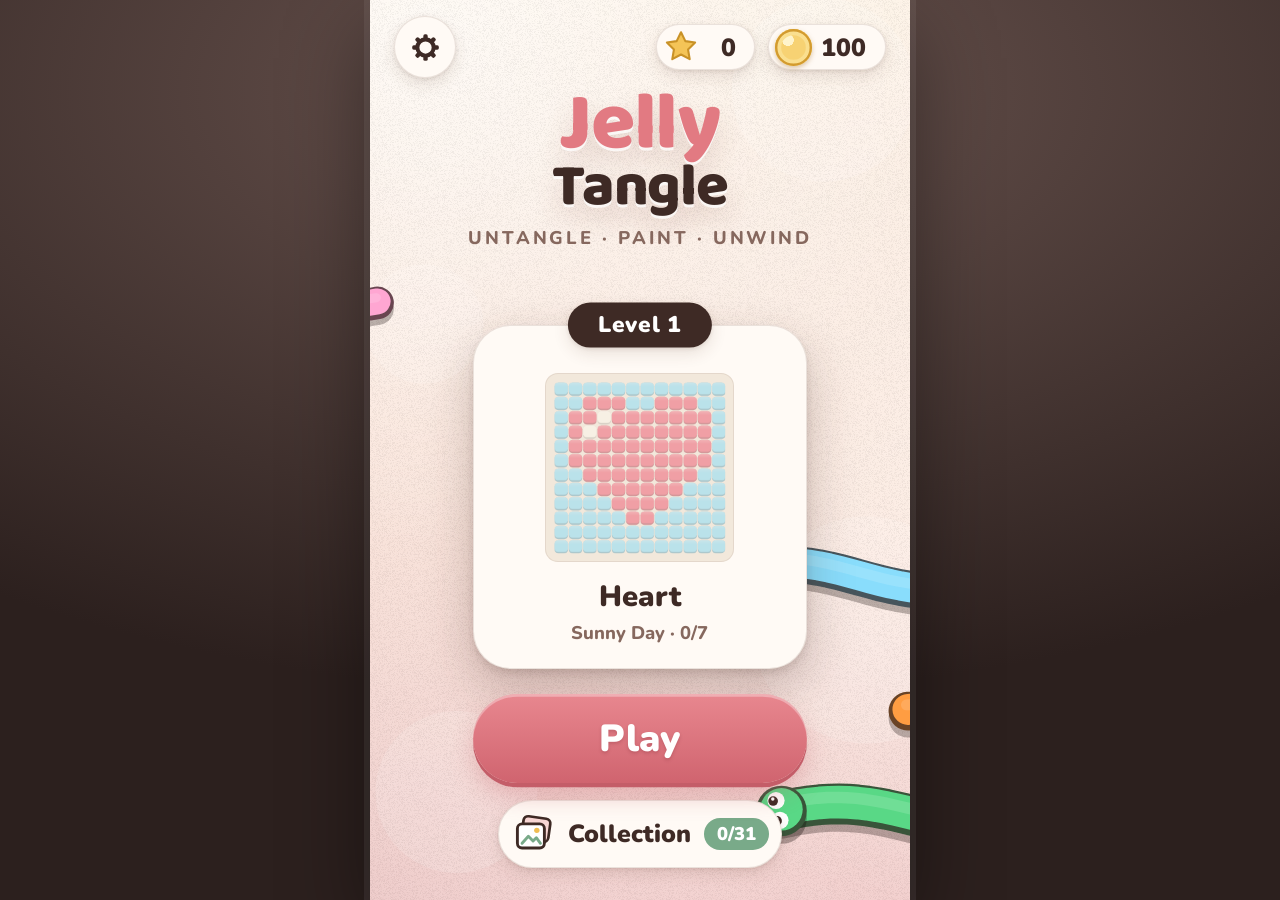
<file: index.html>
<!doctype html>
<html lang="en">
<head>
<meta charset="utf-8">
<meta name="viewport" content="width=device-width, initial-scale=1, maximum-scale=1, user-scalable=no, viewport-fit=cover">
<title>Jelly Tangle</title>
<meta name="description" content="Pull the gummy worms out of the chocolate box and fill in the jelly picture. A puzzle game for the mobile web.">
<!-- The game has one fixed candy palette. Browsers that auto-darken light pages when the phone is in dark mode
     (Chrome "Auto Dark Theme", Samsung Internet, Android in-app WebViews) skip pages that say they handle both
     schemes; css/style.css then pins the page to light. -->
<meta name="color-scheme" content="light dark">
<meta name="darkreader-lock">
<meta name="theme-color" content="#f6ebe0">
<meta name="mobile-web-app-capable" content="yes">
<meta name="apple-mobile-web-app-capable" content="yes">
<meta name="apple-mobile-web-app-status-bar-style" content="black-translucent">
<link rel="manifest" href="manifest.webmanifest">
<link rel="icon" href="assets/icon.svg" type="image/svg+xml">
<link rel="apple-touch-icon" href="assets/icon.svg">
<!-- fonts ship with the game (tools/fetch_fonts.py): no request to another site, works offline and in the Android app.
     The Latin and Vietnamese files are preloaded so the first screen already draws in the right typeface. -->
<link rel="preload" href="assets/fonts/Baloo2-latin.woff2" as="font" type="font/woff2" crossorigin>
<link rel="preload" href="assets/fonts/Baloo2-vietnamese.woff2" as="font" type="font/woff2" crossorigin>
<link rel="preload" href="assets/fonts/Nunito-latin.woff2" as="font" type="font/woff2" crossorigin>
<link rel="preload" href="assets/fonts/Nunito-vietnamese.woff2" as="font" type="font/woff2" crossorigin>
<link rel="stylesheet" href="css/fonts.css">
<link rel="stylesheet" href="css/style.css">
</head>
<body>
<div id="app">
  <canvas id="world" aria-label="Jelly Tangle"></canvas>

  <!-- home -->
  <section id="home" class="screen">
    <div class="homeTop">
      <button class="rbtn" id="hSettings" aria-label="Settings"></button>
      <div class="pill starPill"><i class="starIco"></i><span id="hStars">0</span></div>
      <div class="pill coinPill"><i class="coinIco"></i><span class="coinVal">0</span></div>
    </div>
    <h1 class="logo" id="logo" aria-label="Jelly Tangle"><span class="w1">Jelly</span><span class="w2">Tangle</span></h1>
    <p class="tagline" id="hTag"></p>
    <div class="levelCard" id="levelCard">
      <div class="ribbon" id="hLevel"></div>
      <canvas id="hPic" width="264" height="264"></canvas>
      <div class="picName" id="hPicName"></div>
      <div class="picPage" id="hPage"></div>
    </div>
    <button class="btn green big pulse" id="hPlay"></button>
    <button class="navBtn" id="hAlbum"><span class="nico"></span><b id="hAlbumTxt"></b><i id="hAlbumN"></i></button>
  </section>

  <!-- in-game HUD -->
  <section id="hud" class="screen hidden">
    <header id="topbar">
      <!-- one menu for settings, replay and home: the pause popup holds all three -->
      <button class="rbtn" id="btnPause" aria-label="Menu"></button>
      <div id="levelPill"><b id="lvlText"></b><span id="lvlName"></span></div>
      <div class="pill coinPill"><i class="coinIco"></i><span class="coinVal">0</span></div>
    </header>
    <div id="toast"></div>
    <footer id="bottombar">
      <div class="boosters">
        <button class="booster" data-b="hint"><span class="bico"></span><span class="bcount"></span><span class="block"></span></button>
        <button class="booster" data-b="pick"><span class="bico"></span><span class="bcount"></span><span class="block"></span></button>
        <button class="booster" data-b="slot"><span class="bico"></span><span class="bcount"></span><span class="block"></span></button>
      </div>
    </footer>
  </section>

  <div id="banner"><span id="bannerText"></span></div>
  <div id="modal" class="modal"><div class="card" id="card"></div></div>
  <div id="curtain"></div>
  <canvas id="fx"></canvas>
  <div id="fps" class="hidden"></div>
  <div id="cheatBadge" class="hidden"></div>
  <canvas id="glove" aria-hidden="true"></canvas>
  <div id="boot"><div class="bootLogo">Jelly<span>Tangle</span></div><div class="bootDots"><i></i><i></i><i></i></div></div>
</div>

<script src="js/util.js"></script>
<script src="js/core.js"></script>
<script src="js/level-data.js"></script>
<script src="js/levels.js"></script>
<script src="js/i18n.js"></script>
<script src="js/audio.js"></script>
<script src="js/render.js"></script>
<script src="js/fx.js"></script>
<script src="js/game.js"></script>
<script src="js/ui.js"></script>
<!-- the product build: no cheat panel. The dev build (dev/index.html, made from this page by tools/make_dev.py)
     adds js/cheat.js here. -->
<script src="js/cursor.js"></script>
<script src="js/main.js"></script>
</body>
</html>
</file>
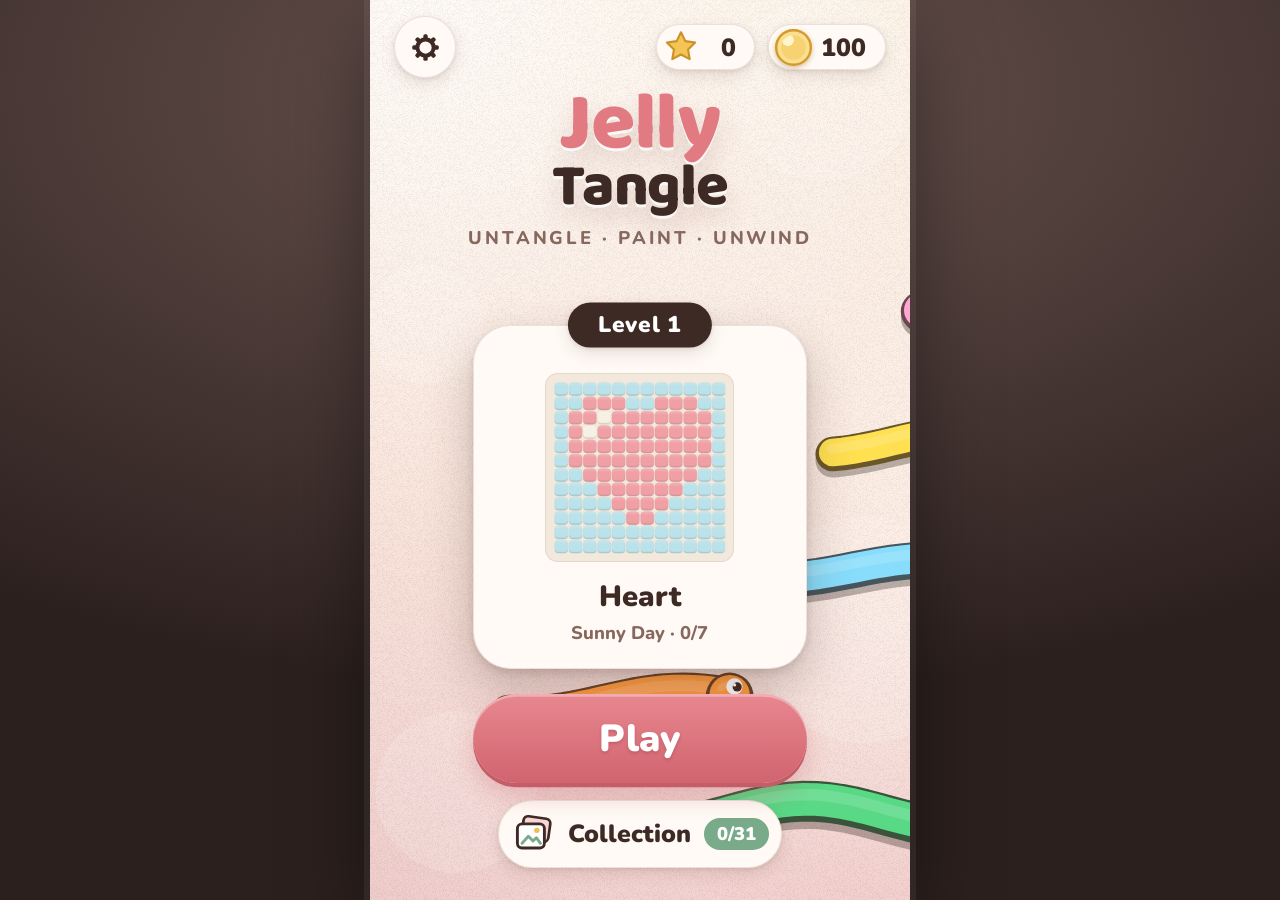
<file: dev/index.html>
<!doctype html>
<!-- Made by tools/make_dev.py from index.html: do not edit by hand. -->
<html lang="en">
<head>
<meta charset="utf-8">
<base href="../">
<meta name="viewport" content="width=device-width, initial-scale=1, maximum-scale=1, user-scalable=no, viewport-fit=cover">
<title>Jelly Tangle · Dev</title>
<meta name="description" content="Pull the gummy worms out of the chocolate box and fill in the jelly picture. A puzzle game for the mobile web.">
<!-- The game has one fixed candy palette. Browsers that auto-darken light pages when the phone is in dark mode
     (Chrome "Auto Dark Theme", Samsung Internet, Android in-app WebViews) skip pages that say they handle both
     schemes; css/style.css then pins the page to light. -->
<meta name="color-scheme" content="light dark">
<meta name="darkreader-lock">
<meta name="theme-color" content="#f6ebe0">
<meta name="mobile-web-app-capable" content="yes">
<meta name="apple-mobile-web-app-capable" content="yes">
<meta name="apple-mobile-web-app-status-bar-style" content="black-translucent">
<link rel="manifest" href="manifest.webmanifest">
<link rel="icon" href="assets/icon.svg" type="image/svg+xml">
<link rel="apple-touch-icon" href="assets/icon.svg">
<!-- fonts ship with the game (tools/fetch_fonts.py): no request to another site, works offline and in the Android app.
     The Latin and Vietnamese files are preloaded so the first screen already draws in the right typeface. -->
<link rel="preload" href="assets/fonts/Baloo2-latin.woff2" as="font" type="font/woff2" crossorigin>
<link rel="preload" href="assets/fonts/Baloo2-vietnamese.woff2" as="font" type="font/woff2" crossorigin>
<link rel="preload" href="assets/fonts/Nunito-latin.woff2" as="font" type="font/woff2" crossorigin>
<link rel="preload" href="assets/fonts/Nunito-vietnamese.woff2" as="font" type="font/woff2" crossorigin>
<link rel="stylesheet" href="css/fonts.css">
<link rel="stylesheet" href="css/style.css">
</head>
<body>
<div id="app">
  <canvas id="world" aria-label="Jelly Tangle"></canvas>

  <!-- home -->
  <section id="home" class="screen">
    <div class="homeTop">
      <button class="rbtn" id="hSettings" aria-label="Settings"></button>
      <div class="pill starPill"><i class="starIco"></i><span id="hStars">0</span></div>
      <div class="pill coinPill"><i class="coinIco"></i><span class="coinVal">0</span></div>
    </div>
    <h1 class="logo" id="logo" aria-label="Jelly Tangle"><span class="w1">Jelly</span><span class="w2">Tangle</span></h1>
    <p class="tagline" id="hTag"></p>
    <div class="levelCard" id="levelCard">
      <div class="ribbon" id="hLevel"></div>
      <canvas id="hPic" width="264" height="264"></canvas>
      <div class="picName" id="hPicName"></div>
      <div class="picPage" id="hPage"></div>
    </div>
    <button class="btn green big pulse" id="hPlay"></button>
    <button class="navBtn" id="hAlbum"><span class="nico"></span><b id="hAlbumTxt"></b><i id="hAlbumN"></i></button>
  </section>

  <!-- in-game HUD -->
  <section id="hud" class="screen hidden">
    <header id="topbar">
      <!-- one menu for settings, replay and home: the pause popup holds all three -->
      <button class="rbtn" id="btnPause" aria-label="Menu"></button>
      <div id="levelPill"><b id="lvlText"></b><span id="lvlName"></span></div>
      <div class="pill coinPill"><i class="coinIco"></i><span class="coinVal">0</span></div>
    </header>
    <div id="toast"></div>
    <footer id="bottombar">
      <div class="boosters">
        <button class="booster" data-b="hint"><span class="bico"></span><span class="bcount"></span><span class="block"></span></button>
        <button class="booster" data-b="pick"><span class="bico"></span><span class="bcount"></span><span class="block"></span></button>
        <button class="booster" data-b="slot"><span class="bico"></span><span class="bcount"></span><span class="block"></span></button>
      </div>
    </footer>
  </section>

  <div id="banner"><span id="bannerText"></span></div>
  <div id="modal" class="modal"><div class="card" id="card"></div></div>
  <div id="curtain"></div>
  <canvas id="fx"></canvas>
  <div id="fps" class="hidden"></div>
  <div id="cheatBadge" class="hidden"></div>
  <canvas id="glove" aria-hidden="true"></canvas>
  <div id="boot"><div class="bootLogo">Jelly<span>Tangle</span></div><div class="bootDots"><i></i><i></i><i></i></div></div>
</div>

<script>window.JT_DEV = true;</script>
<script src="js/util.js"></script>
<script src="js/core.js"></script>
<script src="js/level-data.js"></script>
<script src="js/levels.js"></script>
<script src="js/i18n.js"></script>
<script src="js/audio.js"></script>
<script src="js/render.js"></script>
<script src="js/fx.js"></script>
<script src="js/game.js"></script>
<script src="js/ui.js"></script>
<!-- the product build: no cheat panel. The dev build (dev/index.html, made from this page by tools/make_dev.py)
     adds js/cheat.js here. -->
<script src="js/cheat.js"></script>
<script src="js/cursor.js"></script>
<script src="js/main.js"></script>
</body>
</html>
</file>
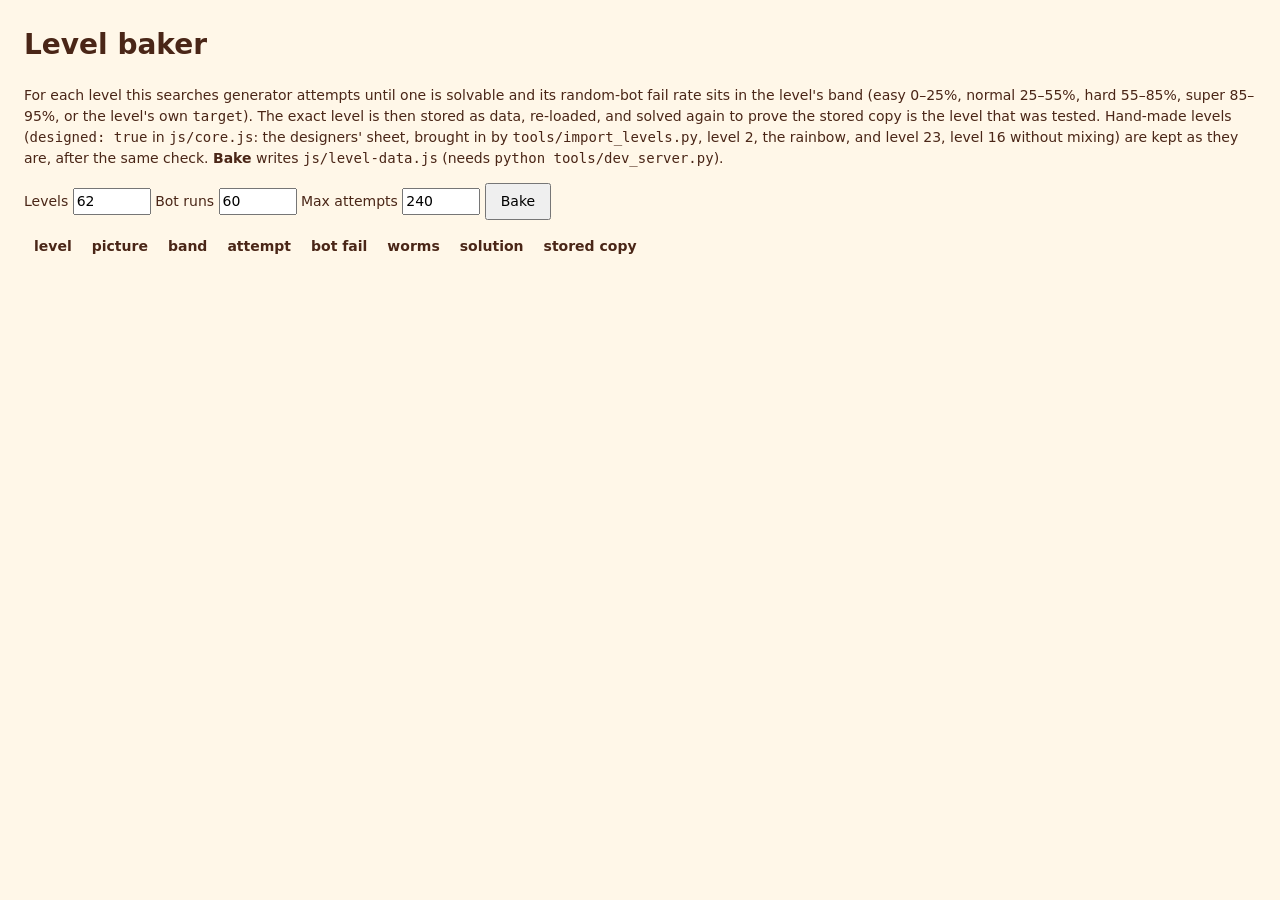
<file: tools/levels.html>
<!doctype html>
<meta charset="utf-8">
<title>Jelly Tangle · level baker</title>
<style>
  body { font: 14px/1.5 system-ui, sans-serif; margin: 24px; color: #4a2617; background: #fff7e8; }
  table { border-collapse: collapse; margin-top: 12px; } td, th { padding: 2px 10px; text-align: right; font-variant-numeric: tabular-nums; }
  tr.bad td { color: #c92f49; font-weight: 700; }
  button { font: inherit; padding: 6px 14px; } input { font: inherit; width: 70px; }
  #msg { font-weight: 700; }
</style>
<h1>Level baker</h1>
<p>For each level this searches generator attempts until one is solvable and its random-bot fail rate sits in the level's band
(easy 0–25%, normal 25–55%, hard 55–85%, super 85–95%, or the level's own <code>target</code>). The exact level is then stored
as data, re-loaded, and solved again to prove the stored copy is the level that was tested. Hand-made levels
(<code>designed: true</code> in <code>js/core.js</code>: the designers' sheet, brought in by <code>tools/import_levels.py</code>,
level 2, the rainbow, and level 23, level 16 without mixing) are kept as they are, after the same check. <b>Bake</b>
writes <code>js/level-data.js</code> (needs <code>python tools/dev_server.py</code>).</p>
<p>Levels <input id="n" type="number" value="62" min="1" max="300">
Bot runs <input id="runs" type="number" value="60">
Max attempts <input id="att" type="number" value="240">
<button id="go">Bake</button> <span id="msg"></span></p>
<table id="tbl"><tr><th>level</th><th>picture</th><th>band</th><th>attempt</th><th>bot fail</th><th>worms</th><th>solution</th><th>stored copy</th></tr></table>
<script src="../js/util.js"></script>
<script src="../js/core.js"></script>
<script src="../js/level-data.js"></script>
<script>
(function () {
  const C = JT.Core, $ = id => document.getElementById(id);
  window.BAKE = { done: false, ok: false, rows: [], saved: null };
  function run() {
    const n = +$('n').value, runs = +$('runs').value, attempts = +$('att').value;
    const levels = [], B = window.BAKE = { done: false, ok: false, rows: [], saved: null };
    let i = 0, bad = 0;
    (function step() {
      if (i >= n) {
        B.done = true; B.ok = !bad;
        if (bad) { $('msg').textContent = bad + ' level(s) failed: nothing written'; return; }
        fetch('/__bake', { method: 'POST', headers: { 'Content-Type': 'application/json' }, body: JSON.stringify({ levels: levels }) })
          .then(r => r.json()).then(j => { B.saved = j; $('msg').textContent = 'wrote ' + j.levels + ' levels to ' + j.file; })
          .catch(e => { B.saved = { ok: false, error: String(e) }; $('msg').textContent = 'could not save (is tools/dev_server.py running?): ' + e; });
        return;
      }
      const cfg = C.levelCfg(i), kept = cfg.designed && (JT.LEVEL_DATA || [])[i];
      const L = kept ? null : C.buildLevel(i, { runs: runs, attempts: attempts });
      let row = { i: i, pic: cfg.pic, band: cfg.band, attempt: -1 }, okCopy = false;
      if (kept) {
        // a hand-made level: keep it, but only if it still loads for this box and still has a solution
        const L2 = C.levelFromData(i, kept), sol = L2 && C.solve(L2, 60000);
        okCopy = !!sol;
        if (okCopy) levels.push(kept);
        row = { i: i, pic: cfg.pic, band: cfg.band, attempt: 'designed', fail: kept.fr, worms: kept.h.length, sol: sol ? sol.length : 0 };
      } else if (L) {
        const d = JSON.parse(JSON.stringify(C.levelToData(L)));
        const L2 = C.levelFromData(i, d), sol = L2 && C.solve(L2, 60000);
        okCopy = !!sol && C.failRate(L2, runs, L.meta.seed ^ 0xabcdef) === L.meta.failRate;
        if (okCopy) levels.push(d);
        row = { i: i, pic: cfg.pic, band: cfg.band, attempt: L.meta.attempt, fail: Math.round(L.meta.failRate * 100), worms: L.hoses.length, sol: L.meta.solution.length };
      }
      if (!okCopy) bad++;
      row.ok = okCopy; B.rows.push(row);
      const tr = document.createElement('tr');
      if (!okCopy) tr.className = 'bad';
      tr.innerHTML = '<td>' + (i + 1) + '</td><td>' + row.pic + '</td><td>' + row.band + '</td><td>' + row.attempt + '</td><td>' + (row.fail === undefined ? '-' : row.fail + '%') +
        '</td><td>' + (row.worms || '-') + '</td><td>' + (row.sol || '-') + '</td><td>' + (okCopy ? 'ok' : 'FAILED') + '</td>';
      $('tbl').appendChild(tr);
      $('msg').textContent = (i + 1) + '/' + n;
      i++;
      setTimeout(step, 0);
    })();
  }
  $('go').addEventListener('click', run);
  if (new URLSearchParams(location.search).has('auto')) run();
})();
</script>
</file>
<file: css/fonts.css>
/* Baloo 2 and Nunito, served from this repo (tools/fetch_fonts.py): no network font request, so the web
   build works offline and the Android app needs no Internet permission. SIL Open Font License, see
   assets/fonts/OFL-*.txt. Each subset loads only when the page's text needs a character in its range. */
/* Baloo 2 700, vietnamese */
@font-face {
  font-family: 'Baloo 2';
  font-style: normal;
  font-weight: 700;
  font-display: swap;
  src: url(../assets/fonts/Baloo2-vietnamese.woff2) format('woff2');
  unicode-range: U+0102-0103, U+0110-0111, U+0128-0129, U+0168-0169, U+01A0-01A1, U+01AF-01B0, U+0300-0301, U+0303-0304, U+0308-0309, U+0323, U+0329, U+1EA0-1EF9, U+20AB;
}
/* Baloo 2 700, latin-ext */
@font-face {
  font-family: 'Baloo 2';
  font-style: normal;
  font-weight: 700;
  font-display: swap;
  src: url(../assets/fonts/Baloo2-latin-ext.woff2) format('woff2');
  unicode-range: U+0100-02BA, U+02BD-02C5, U+02C7-02CC, U+02CE-02D7, U+02DD-02FF, U+0304, U+0308, U+0329, U+1D00-1DBF, U+1E00-1E9F, U+1EF2-1EFF, U+2020, U+20A0-20AB, U+20AD-20C4, U+2113, U+2C60-2C7F, U+A720-A7FF;
}
/* Baloo 2 700, latin */
@font-face {
  font-family: 'Baloo 2';
  font-style: normal;
  font-weight: 700;
  font-display: swap;
  src: url(../assets/fonts/Baloo2-latin.woff2) format('woff2');
  unicode-range: U+0000-00FF, U+0131, U+0152-0153, U+02BB-02BC, U+02C6, U+02DA, U+02DC, U+0304, U+0308, U+0329, U+2000-206F, U+20AC, U+2122, U+2191, U+2193, U+2212, U+2215, U+FEFF, U+FFFD;
}
/* Baloo 2 800, vietnamese */
@font-face {
  font-family: 'Baloo 2';
  font-style: normal;
  font-weight: 800;
  font-display: swap;
  src: url(../assets/fonts/Baloo2-vietnamese.woff2) format('woff2');
  unicode-range: U+0102-0103, U+0110-0111, U+0128-0129, U+0168-0169, U+01A0-01A1, U+01AF-01B0, U+0300-0301, U+0303-0304, U+0308-0309, U+0323, U+0329, U+1EA0-1EF9, U+20AB;
}
/* Baloo 2 800, latin-ext */
@font-face {
  font-family: 'Baloo 2';
  font-style: normal;
  font-weight: 800;
  font-display: swap;
  src: url(../assets/fonts/Baloo2-latin-ext.woff2) format('woff2');
  unicode-range: U+0100-02BA, U+02BD-02C5, U+02C7-02CC, U+02CE-02D7, U+02DD-02FF, U+0304, U+0308, U+0329, U+1D00-1DBF, U+1E00-1E9F, U+1EF2-1EFF, U+2020, U+20A0-20AB, U+20AD-20C4, U+2113, U+2C60-2C7F, U+A720-A7FF;
}
/* Baloo 2 800, latin */
@font-face {
  font-family: 'Baloo 2';
  font-style: normal;
  font-weight: 800;
  font-display: swap;
  src: url(../assets/fonts/Baloo2-latin.woff2) format('woff2');
  unicode-range: U+0000-00FF, U+0131, U+0152-0153, U+02BB-02BC, U+02C6, U+02DA, U+02DC, U+0304, U+0308, U+0329, U+2000-206F, U+20AC, U+2122, U+2191, U+2193, U+2212, U+2215, U+FEFF, U+FFFD;
}
/* Nunito 700, vietnamese */
@font-face {
  font-family: 'Nunito';
  font-style: normal;
  font-weight: 700;
  font-display: swap;
  src: url(../assets/fonts/Nunito-vietnamese.woff2) format('woff2');
  unicode-range: U+0102-0103, U+0110-0111, U+0128-0129, U+0168-0169, U+01A0-01A1, U+01AF-01B0, U+0300-0301, U+0303-0304, U+0308-0309, U+0323, U+0329, U+1EA0-1EF9, U+20AB;
}
/* Nunito 700, latin-ext */
@font-face {
  font-family: 'Nunito';
  font-style: normal;
  font-weight: 700;
  font-display: swap;
  src: url(../assets/fonts/Nunito-latin-ext.woff2) format('woff2');
  unicode-range: U+0100-02BA, U+02BD-02C5, U+02C7-02CC, U+02CE-02D7, U+02DD-02FF, U+0304, U+0308, U+0329, U+1D00-1DBF, U+1E00-1E9F, U+1EF2-1EFF, U+2020, U+20A0-20AB, U+20AD-20C4, U+2113, U+2C60-2C7F, U+A720-A7FF;
}
/* Nunito 700, latin */
@font-face {
  font-family: 'Nunito';
  font-style: normal;
  font-weight: 700;
  font-display: swap;
  src: url(../assets/fonts/Nunito-latin.woff2) format('woff2');
  unicode-range: U+0000-00FF, U+0131, U+0152-0153, U+02BB-02BC, U+02C6, U+02DA, U+02DC, U+0304, U+0308, U+0329, U+2000-206F, U+20AC, U+2122, U+2191, U+2193, U+2212, U+2215, U+FEFF, U+FFFD;
}
/* Nunito 800, vietnamese */
@font-face {
  font-family: 'Nunito';
  font-style: normal;
  font-weight: 800;
  font-display: swap;
  src: url(../assets/fonts/Nunito-vietnamese.woff2) format('woff2');
  unicode-range: U+0102-0103, U+0110-0111, U+0128-0129, U+0168-0169, U+01A0-01A1, U+01AF-01B0, U+0300-0301, U+0303-0304, U+0308-0309, U+0323, U+0329, U+1EA0-1EF9, U+20AB;
}
/* Nunito 800, latin-ext */
@font-face {
  font-family: 'Nunito';
  font-style: normal;
  font-weight: 800;
  font-display: swap;
  src: url(../assets/fonts/Nunito-latin-ext.woff2) format('woff2');
  unicode-range: U+0100-02BA, U+02BD-02C5, U+02C7-02CC, U+02CE-02D7, U+02DD-02FF, U+0304, U+0308, U+0329, U+1D00-1DBF, U+1E00-1E9F, U+1EF2-1EFF, U+2020, U+20A0-20AB, U+20AD-20C4, U+2113, U+2C60-2C7F, U+A720-A7FF;
}
/* Nunito 800, latin */
@font-face {
  font-family: 'Nunito';
  font-style: normal;
  font-weight: 800;
  font-display: swap;
  src: url(../assets/fonts/Nunito-latin.woff2) format('woff2');
  unicode-range: U+0000-00FF, U+0131, U+0152-0153, U+02BB-02BC, U+02C6, U+02DA, U+02DC, U+0304, U+0308, U+0329, U+2000-206F, U+20AC, U+2122, U+2191, U+2193, U+2212, U+2215, U+FEFF, U+FFFD;
}
/* Nunito 900, vietnamese */
@font-face {
  font-family: 'Nunito';
  font-style: normal;
  font-weight: 900;
  font-display: swap;
  src: url(../assets/fonts/Nunito-vietnamese.woff2) format('woff2');
  unicode-range: U+0102-0103, U+0110-0111, U+0128-0129, U+0168-0169, U+01A0-01A1, U+01AF-01B0, U+0300-0301, U+0303-0304, U+0308-0309, U+0323, U+0329, U+1EA0-1EF9, U+20AB;
}
/* Nunito 900, latin-ext */
@font-face {
  font-family: 'Nunito';
  font-style: normal;
  font-weight: 900;
  font-display: swap;
  src: url(../assets/fonts/Nunito-latin-ext.woff2) format('woff2');
  unicode-range: U+0100-02BA, U+02BD-02C5, U+02C7-02CC, U+02CE-02D7, U+02DD-02FF, U+0304, U+0308, U+0329, U+1D00-1DBF, U+1E00-1E9F, U+1EF2-1EFF, U+2020, U+20A0-20AB, U+20AD-20C4, U+2113, U+2C60-2C7F, U+A720-A7FF;
}
/* Nunito 900, latin */
@font-face {
  font-family: 'Nunito';
  font-style: normal;
  font-weight: 900;
  font-display: swap;
  src: url(../assets/fonts/Nunito-latin.woff2) format('woff2');
  unicode-range: U+0000-00FF, U+0131, U+0152-0153, U+02BB-02BC, U+02C6, U+02DA, U+02DC, U+0304, U+0308, U+0329, U+2000-206F, U+20AC, U+2122, U+2191, U+2193, U+2212, U+2215, U+FEFF, U+FFFD;
}
</file>
<file: css/style.css>
/* Jelly Tangle UI, "pâtisserie" theme.
   Made for relaxed adult puzzle players (the core audience is women of 30 to 45 who play for calm and for pretty
   things, with a competitive minority): porcelain cards on soft pastel paper, espresso ink, rose / sage / honey
   accents, soft depth instead of hard cartoon edges, and type that stays readable at arm's length (body text never
   below 4 units, about 15 px on a 390 px phone). Every size is a multiple of --u (1% of the game column width, set
   from JS), so the layout keeps its proportions on any phone. */
:root {
  --u: 3.9px;
  --paper: #fffaf5; --paper2: #fbf3ea; --cream: #f5e9dc; --oat: #eadac8; --line: rgba(110,74,60,.14); --edge: #e8d8c7;
  --ink: #3e2a25; --ink2: #86685e; --ink3: #b19a90;
  --rose: #e27a82; --rose1: #f09c9e; --roseD: #c45d68;
  --sage: #79aa89; --sage1: #9cc8a9; --sageD: #5a8a6b;
  --honey: #f0bd52; --honeyD: #c58f22;
  --sky: #7aa5d6; --skyD: #5683bb;
  --lav: #9d90d3; --lavD: #7768b4;
  --red: #dc6a62; --redD: #b14c46;
  --shadow: 0 calc(var(--u) * .4) calc(var(--u) * 1) rgba(80,48,36,.10), 0 calc(var(--u) * 1.6) calc(var(--u) * 4) rgba(80,48,36,.12);
  --shadowLg: 0 calc(var(--u) * 1) calc(var(--u) * 2) rgba(60,34,26,.12), 0 calc(var(--u) * 5) calc(var(--u) * 12) rgba(60,34,26,.26);
  --ease: cubic-bezier(.2,.8,.2,1);
  --st: env(safe-area-inset-top, 0px); --sb: env(safe-area-inset-bottom, 0px);
  --display: 'Baloo 2', 'Trebuchet MS', system-ui, sans-serif;
  --body: 'Nunito', system-ui, -apple-system, 'Segoe UI', sans-serif;
  /* older names, still used by the cheat panel */
  --green: var(--sage); --greend: var(--sageD); --pink: var(--rose); --pinkd: var(--roseD); --blued: var(--skyD);
  --redd: var(--redD); --goldd: var(--honeyD); --lip: var(--edge); --cream2: var(--cream);
}
/* One fixed light palette: "only" stops the browser from re-colouring the page when the device is in dark mode.
   The media query is intentional even though it repeats the rule: some browsers only skip their forced dark
   mode when they find a prefers-color-scheme rule in the page's own CSS. */
:root { color-scheme: only light; }
@media (prefers-color-scheme: dark) { :root { color-scheme: only light; } }
*, *::before, *::after { box-sizing: border-box; -webkit-tap-highlight-color: transparent; }
html, body { height: 100%; margin: 0; overflow: hidden; overscroll-behavior: none; }
body {
  display: grid; place-items: center; background: radial-gradient(120% 90% at 50% 10%, #6b5550, #2c201e 75%);
  font-family: var(--body); color: var(--ink); user-select: none; -webkit-user-select: none; touch-action: none;
}
button { font: inherit; color: inherit; border: 0; padding: 0; background: none; cursor: pointer; touch-action: manipulation; }
#app { position: relative; width: min(100vw, 60vh, 560px); width: min(100vw, 60dvh, 560px); height: 100vh; height: 100dvh; overflow: hidden; background: #f6ebe0; }
@media (min-width: 620px) { #app { box-shadow: 0 0 0 6px rgba(255,255,255,.06), 0 30px 80px rgba(0,0,0,.45); } }
canvas#world, canvas#fx { position: absolute; inset: 0; width: 100%; height: 100%; display: block; }
canvas#world { touch-action: none; }
canvas#fx { pointer-events: none; z-index: 40; }
#fps { position: absolute; left: calc(var(--u) * 3.4); top: calc(var(--st) + var(--u) * 15); z-index: 45; pointer-events: none; padding: calc(var(--u) * .9) calc(var(--u) * 1.8) calc(var(--u) * .7); border-radius: calc(var(--u) * 2); background: rgba(62,42,37,.75); color: #fff; font: 800 calc(var(--u) * 2.9) / 1 var(--body); font-variant-numeric: tabular-nums; white-space: nowrap; }
.screen { position: absolute; inset: 0; pointer-events: none; }
.screen > * { pointer-events: auto; }
.hidden { display: none !important; }

/* ---------- shared pieces ---------- */
/* round icon button: a porcelain disc with a hairline edge */
.rbtn {
  width: calc(var(--u) * 11.5); height: calc(var(--u) * 11.5); border-radius: 50%; flex: none; display: grid; place-items: center;
  background: var(--paper); color: var(--ink); box-shadow: inset 0 0 0 1px var(--line), var(--shadow);
  transition: transform .14s var(--ease);
}
.rbtn svg { width: 50%; height: 50%; }
.rbtn:active, .booster:active, .navBtn:active, .pcard:active { transform: scale(.94); }
/* counters (coins, stars): a porcelain chip with the icon sitting inside it */
.pill {
  position: relative; height: calc(var(--u) * 8.6); border-radius: 99px; display: flex; align-items: center;
  padding: 0 calc(var(--u) * 3.6) 0 calc(var(--u) * 9.8); background: var(--paper); color: var(--ink);
  font: 900 calc(var(--u) * 4.6) var(--body); line-height: 1; box-shadow: inset 0 0 0 1px var(--line), var(--shadow);
  font-variant-numeric: tabular-nums; flex: none;
}
.pill span { min-width: calc(var(--u) * 5); text-align: right; transform: translateY(4%); }
.coinIco, .starIco { position: absolute; left: calc(var(--u) * 1.2); top: 50%; width: calc(var(--u) * 6.8); height: calc(var(--u) * 6.8); margin-top: calc(var(--u) * -3.4); }
.coinIco {
  border-radius: 50%; background: radial-gradient(circle at 35% 30%, #fff4cc 0 16%, #f7d273 17% 60%, #dfa53c 100%);
  box-shadow: inset 0 0 0 calc(var(--u) * .45) #d39b2f, inset 0 0 0 calc(var(--u) * 1.15) #fadf8f, 0 calc(var(--u) * .4) calc(var(--u) * .9) rgba(150,95,20,.35);
}
.coinIco.bump { animation: bump .24s var(--ease); }
.starIco { background: center/contain no-repeat url("data:image/svg+xml,%3Csvg xmlns='http://www.w3.org/2000/svg' viewBox='0 0 24 24'%3E%3Cpath d='M12 2.2l2.9 5.9 6.5.9-4.7 4.6 1.1 6.5L12 17l-5.8 3.1 1.1-6.5L2.6 9l6.5-.9z' fill='%23f4c457' stroke='%23c99227' stroke-width='1.4' stroke-linejoin='round'/%3E%3C/svg%3E"); }
@keyframes bump { 45% { transform: scale(1.3); } }

/* buttons: a soft pill. Primary actions are rose; .blue / .pink are the quiet porcelain ones; .red asks twice. */
.btn {
  position: relative; display: block; width: 100%; min-height: calc(var(--u) * 14); border-radius: 99px; color: #fff;
  font: 900 calc(var(--u) * 5.6) var(--body); line-height: 1.1; letter-spacing: .01em; padding: calc(var(--u) * 1) calc(var(--u) * 5);
  /* a deeper rose than the accent colour: white text on it stays above 3:1 (large-text AA) */
  background: linear-gradient(var(--a, #e8878f), var(--b, #d0646f));
  text-shadow: 0 calc(var(--u) * .3) calc(var(--u) * .6) rgba(120,40,50,.25);
  box-shadow: inset 0 calc(var(--u) * .5) 0 rgba(255,255,255,.32), 0 calc(var(--u) * .8) 0 var(--l, var(--roseD)), 0 calc(var(--u) * 2.4) calc(var(--u) * 4.4) var(--glow, rgba(196,93,104,.32));
  transition: transform .12s var(--ease), box-shadow .12s var(--ease);
}
.btn:active { transform: translateY(calc(var(--u) * .7)); box-shadow: inset 0 calc(var(--u) * .5) 0 rgba(255,255,255,.32), 0 calc(var(--u) * .1) 0 var(--l, var(--roseD)), 0 calc(var(--u) * 1) calc(var(--u) * 2) var(--glow, rgba(196,93,104,.3)); }
.btn.blue, .btn.pink {
  --a: var(--paper); --b: var(--paper2); --l: var(--edge); --glow: rgba(80,48,36,.12); color: var(--ink); text-shadow: none;
  box-shadow: inset 0 0 0 1px var(--line), 0 calc(var(--u) * .8) 0 var(--l), 0 calc(var(--u) * 2) calc(var(--u) * 3.6) var(--glow);
}
.btn.red { --a: #ec8d84; --b: var(--red); --l: var(--redD); --glow: rgba(177,76,70,.3); }
.btn.sm { min-height: calc(var(--u) * 12); font-size: calc(var(--u) * 4.8); }
.btn.big { min-height: calc(var(--u) * 16.5); font-size: calc(var(--u) * 7); }
.btn[disabled] { filter: grayscale(.85); opacity: .6; pointer-events: none; }
.btn .price { display: inline-flex; align-items: center; gap: calc(var(--u) * 1); margin-left: calc(var(--u) * 2.4); padding: calc(var(--u) * .7) calc(var(--u) * 2.4) calc(var(--u) * .6) calc(var(--u) * 1.2); border-radius: 99px; background: rgba(255,255,255,.24); font-size: .8em; vertical-align: middle; text-shadow: none; }
.btn.blue .price, .btn.pink .price { background: var(--cream); }
.btn .price i { width: 1em; height: 1em; border-radius: 50%; background: radial-gradient(circle at 35% 30%, #fff4cc 0 16%, #f7d273 17% 60%, #dfa53c 100%); box-shadow: inset 0 0 0 .08em #d39b2f; display: inline-block; }
/* the next step breathes slowly instead of bouncing */
.pulse { animation: breathe 2.6s ease-in-out infinite; }
@keyframes breathe { 50% { transform: scale(1.025); filter: brightness(1.04); } }
.pulse:active { animation: none; }

/* ---------- home ---------- */
#home { z-index: 15; display: flex; flex-direction: column; align-items: center; padding: calc(var(--st) + var(--u) * 3) calc(var(--u) * 4.5) calc(var(--sb) + var(--u) * 6); pointer-events: none; }
.homeTop { width: 100%; display: flex; align-items: center; gap: calc(var(--u) * 2.4); }
.homeTop .starPill { margin-left: auto; }
/* the wordmark: two solid words, one gentle float, no outlines */
.logo { margin: calc(var(--u) * 6) 0 0; font: 800 calc(var(--u) * 18) / .82 var(--display); text-align: center; letter-spacing: -.015em; animation: float 6s ease-in-out infinite; }
.logo span { display: block; text-shadow: 0 calc(var(--u) * .5) 0 rgba(255,255,255,.75), 0 calc(var(--u) * 2.6) calc(var(--u) * 5) rgba(120,60,50,.18); }
.logo .w1 { color: var(--rose); }
.logo .w2 { color: var(--ink); font-size: .74em; margin-top: calc(var(--u) * .8); }
@keyframes float { 50% { transform: translateY(calc(var(--u) * -1.2)); } }
.tagline { margin: calc(var(--u) * 3.4) 0 0; font: 800 calc(var(--u) * 3.4) var(--body); letter-spacing: .16em; text-transform: uppercase; color: var(--ink2); white-space: nowrap; }
.levelCard {
  position: relative; margin-top: auto; width: calc(var(--u) * 62); padding: calc(var(--u) * 9) calc(var(--u) * 5) calc(var(--u) * 4.6); border-radius: calc(var(--u) * 7);
  background: var(--paper); text-align: center; box-shadow: inset 0 0 0 1px var(--line), var(--shadowLg);
}
/* the next picture, matted like a print */
.levelCard canvas { width: calc(var(--u) * 46); height: calc(var(--u) * 46); display: block; margin: 0 auto; border-radius: calc(var(--u) * 2.4); background: #f2e8db; padding: calc(var(--u) * 1.6); box-shadow: inset 0 0 0 1px rgba(110,74,60,.10); }
.picName { margin-top: calc(var(--u) * 2.8); font: 900 calc(var(--u) * 5.4) var(--body); color: var(--ink); letter-spacing: -.005em; }
.picPage { margin-top: calc(var(--u) * .6); font: 800 calc(var(--u) * 3.4) var(--body); color: var(--ink2); }
.ribbon { white-space: nowrap; }
.levelCard .ribbon {
  position: absolute; left: 50%; top: 0; transform: translate(-50%, -50%); padding: calc(var(--u) * 2.1) calc(var(--u) * 5.6) calc(var(--u) * 2);
  border-radius: 99px; background: var(--ink); color: #fff; font: 900 calc(var(--u) * 4.2) / 1 var(--body); letter-spacing: .03em; box-shadow: var(--shadow);
}
.levelCard .ribbon.red { background: var(--roseD); }
#hPlay { width: calc(var(--u) * 62); margin-top: calc(var(--u) * 6); }
.navBtn {
  margin-top: calc(var(--u) * 4.2); display: flex; align-items: center; gap: calc(var(--u) * 2.4); height: calc(var(--u) * 12.5); padding: 0 calc(var(--u) * 2.4) 0 calc(var(--u) * 2.6);
  border-radius: 99px; background: var(--paper); box-shadow: inset 0 0 0 1px var(--line), var(--shadow); transition: transform .14s var(--ease);
}
.navBtn .nico { width: calc(var(--u) * 8); height: calc(var(--u) * 8); display: grid; place-items: center; }
.navBtn .nico svg { width: 100%; height: 100%; }
.navBtn b { font: 900 calc(var(--u) * 4.6) var(--body); }
.navBtn i { font: 900 calc(var(--u) * 3.4) / 1 var(--body); font-style: normal; color: #fff; background: var(--sage); border-radius: 99px; padding: calc(var(--u) * 1.2) calc(var(--u) * 2.4); }

/* short screens (desktop column, small phones): tighten the home screen so the logo clears the level card */
@media (min-aspect-ratio: 11/20) {
  .logo { margin-top: calc(var(--u) * 2.5); font-size: calc(var(--u) * 15); }
  .tagline { margin-top: calc(var(--u) * 2.4); }
  .levelCard canvas { width: calc(var(--u) * 35); height: calc(var(--u) * 35); }
  #hPlay { margin-top: calc(var(--u) * 4.5); }
  .navBtn { margin-top: calc(var(--u) * 3.2); }
}

/* ---------- HUD ---------- */
#hud { z-index: 10; }
/* three equal-weight columns, so the level title sits on the true centre line whatever the side items measure */
#topbar { position: absolute; left: 0; right: 0; top: 0; padding: calc(var(--st) + var(--u) * 2) calc(var(--u) * 3.4) calc(var(--u) * 2); display: grid; grid-template-columns: 1fr minmax(0, auto) 1fr; align-items: center; gap: calc(var(--u) * 2.2); }
/* The in-game bars are a size smaller than the home screen's: the board below is sized to whatever height they leave
   (UI.playTop / playBottom read their boxes), so every unit taken off here goes to the picture and the worm box. */
#topbar #btnPause { justify-self: start; width: calc(var(--u) * 10); height: calc(var(--u) * 10); }
#topbar .coinPill { justify-self: end; height: calc(var(--u) * 7.6); padding: 0 calc(var(--u) * 3) 0 calc(var(--u) * 8.6); font-size: calc(var(--u) * 4.2); }
#topbar .coinIco { width: calc(var(--u) * 6); height: calc(var(--u) * 6); margin-top: calc(var(--u) * -3); left: calc(var(--u) * 1); }
#levelPill { min-width: 0; text-align: center; line-height: 1; }
#levelPill b { display: block; font: 900 calc(var(--u) * 5.4) / 1.15 var(--body); color: var(--ink); letter-spacing: -.005em; }
#levelPill.hard b { color: var(--roseD); }
#levelPill.hard b::after { content: ''; display: inline-block; width: calc(var(--u) * 1.6); height: calc(var(--u) * 1.6); margin-left: calc(var(--u) * 1.2); border-radius: 50%; background: var(--rose); vertical-align: middle; transform: translateY(-15%); }
#levelPill span { display: block; margin-top: calc(var(--u) * .3); font: 800 calc(var(--u) * 3.1) var(--body); color: var(--ink2); white-space: nowrap; overflow: hidden; text-overflow: ellipsis; }
#bottombar { position: absolute; left: 0; right: 0; bottom: 0; padding: calc(var(--u) * 3) calc(var(--u) * 3.4) calc(var(--sb) + var(--u) * 2); display: flex; align-items: flex-end; justify-content: center; }
.boosters { display: flex; gap: calc(var(--u) * 4.6); }
/* boosters: porcelain tiles with a pale tint of their colour; the icon carries the colour */
.booster {
  position: relative; width: calc(var(--u) * 12); height: calc(var(--u) * 12); border-radius: calc(var(--u) * 4); display: grid; place-items: center;
  background: linear-gradient(var(--a), var(--b)); transition: transform .14s var(--ease);
  box-shadow: inset 0 0 0 1px rgba(255,255,255,.7), inset 0 calc(var(--u) * -.6) 0 rgba(110,74,60,.08), var(--shadow);
}
.booster[data-b="hint"] { --a: #fff6df; --b: #fbe3ab; }
.booster[data-b="pick"] { --a: #fff0f0; --b: #f8cfd3; }
.booster[data-b="slot"] { --a: #eef5fc; --b: #cfe1f4; }
.booster .bico { width: 66%; height: 66%; display: grid; place-items: center; }
.booster .bico svg { width: 100%; height: 100%; }
.booster .bcount {
  position: absolute; right: calc(var(--u) * -1.4); top: calc(var(--u) * -1.4); min-width: calc(var(--u) * 5.6); height: calc(var(--u) * 5.6); padding: 0 calc(var(--u) * 1.2); border-radius: 99px;
  background: var(--ink); color: #fff; font: 900 calc(var(--u) * 3.2) / calc(var(--u) * 5.6) var(--body); text-align: center; box-shadow: 0 0 0 calc(var(--u) * .55) var(--paper);
}
.booster .bcount.plus { background: var(--sage); }
.booster.on { animation: wob .7s ease-in-out infinite; box-shadow: 0 0 0 calc(var(--u) * .8) var(--rose), var(--shadow); }
@keyframes wob { 50% { transform: rotate(-4deg) scale(1.05); } }
.booster .block { display: none; }
.booster.locked { --a: #f4ebe0; --b: #e9dccc; }
.booster.locked .bico { opacity: .2; filter: grayscale(1); }
.booster.locked .bcount { display: none; }
.booster.locked .block { position: absolute; inset: 0; display: flex; flex-direction: column; align-items: center; justify-content: center; gap: calc(var(--u) * .3); color: var(--ink2); font: 900 calc(var(--u) * 2.4) var(--body); }
.booster.locked .block svg { width: 34%; height: 34%; }
.booster.fresh { animation: fresh .7s var(--ease) 2; }
@keyframes fresh { 50% { transform: scale(1.18) rotate(5deg); } }
#toast {
  position: absolute; left: 50%; bottom: calc(var(--sb) + var(--u) * 18.2); transform: translate(-50%, calc(var(--u) * 2.5)) scale(.96); max-width: calc(var(--u) * 90); width: max-content;
  padding: calc(var(--u) * 2.4) calc(var(--u) * 4.4) calc(var(--u) * 2.2); border-radius: calc(var(--u) * 5); background: rgba(62,42,37,.93); color: #fff; text-align: center;
  font: 800 calc(var(--u) * 3.9) / 1.32 var(--body); box-shadow: 0 calc(var(--u) * 1.4) calc(var(--u) * 3.4) rgba(40,20,14,.3); opacity: 0; pointer-events: none !important;
  transition: opacity .22s, transform .34s var(--ease); z-index: 12;
}
#toast.show { opacity: 1; transform: translate(-50%, 0) scale(1); }
#toast b { color: #ffd98c; font-weight: 900; }
/* before any booster unlocks the bottom bar is empty: the toast sits in it, wide enough for two lines, clear of the worm box */
#toast.low { bottom: calc(var(--sb) + var(--u) * 1.8); max-width: calc(var(--u) * 94); padding-left: calc(var(--u) * 3.4); padding-right: calc(var(--u) * 3.4); }

/* under the popups (z 20): a quick loss on a hard level must not show "Hard level!" across the fail card */
#banner { position: absolute; left: 0; right: 0; top: 40%; z-index: 19; display: grid; place-items: center; pointer-events: none; opacity: 0; }
#banner span {
  display: block; padding: calc(var(--u) * 3.4) calc(var(--u) * 12) calc(var(--u) * 3); width: 120%; text-align: center; color: #fff; font: 900 calc(var(--u) * 9) var(--body); line-height: 1; letter-spacing: .01em;
  background: linear-gradient(var(--rose1), var(--roseD)); text-shadow: 0 calc(var(--u) * .4) calc(var(--u) * 1) rgba(110,30,40,.35);
  box-shadow: inset 0 calc(var(--u) * .6) 0 rgba(255,255,255,.3), 0 calc(var(--u) * 3) calc(var(--u) * 6) rgba(110,30,40,.3); transform: rotate(-3deg);
}
#banner.go { animation: banner 1.6s var(--ease) both; }
@keyframes banner { 0% { opacity: 0; transform: translateX(-110%); } 20%, 78% { opacity: 1; transform: translateX(0); } 100% { opacity: 0; transform: translateX(110%); } }

/* ---------- popups ---------- */
.modal { position: absolute; inset: 0; z-index: 20; display: grid; place-items: center; padding: calc(var(--u) * 8) calc(var(--u) * 6); background: rgba(48,32,28,.46); opacity: 0; pointer-events: none; transition: opacity .22s; }
.modal.open { opacity: 1; pointer-events: auto; }
.card {
  position: relative; width: 100%; max-height: 100%; padding: calc(var(--u) * 8) calc(var(--u) * 6) calc(var(--u) * 6); border-radius: calc(var(--u) * 7); text-align: center;
  background: var(--paper); box-shadow: var(--shadowLg);
  transform: translateY(calc(var(--u) * 5)) scale(.96); transition: transform .36s var(--ease); display: flex; flex-direction: column; gap: calc(var(--u) * 3.4);
}
.modal.open .card { transform: none; }
/* a popup's title: a short accent bar in the popup's colour, then the words */
.card .ribbon { order: -1; font: 900 calc(var(--u) * 7) / 1.1 var(--body); color: var(--ink); letter-spacing: -.01em; }
.card .ribbon::before { content: ''; display: block; width: calc(var(--u) * 10); height: calc(var(--u) * 1.2); margin: 0 auto calc(var(--u) * 3.2); border-radius: 99px; background: var(--accent, var(--rose)); }
.ribbon.green { --accent: var(--sage); } .ribbon.red { --accent: var(--red); } .ribbon.blue { --accent: var(--sky); } .ribbon.purple { --accent: var(--lav); } .ribbon.dark { --accent: var(--lavD); }
.card p { margin: 0; font: 700 calc(var(--u) * 4) / 1.45 var(--body); color: var(--ink2); }
.card .title2 { font: 900 calc(var(--u) * 6) / 1.12 var(--body); color: var(--ink); }
.card .row { display: flex; gap: calc(var(--u) * 3); }
.card .close { position: absolute; right: calc(var(--u) * 3.4); top: calc(var(--u) * 3.4); width: calc(var(--u) * 9.5); height: calc(var(--u) * 9.5); border-radius: 50%; background: var(--cream); color: var(--ink); display: grid; place-items: center; z-index: 2; transition: transform .14s var(--ease); }
.card .close:active { transform: scale(.9); }
.card .close svg { width: 44%; height: 44%; }
.link { font: 800 calc(var(--u) * 4) var(--body); color: var(--ink2); text-decoration: underline; text-decoration-thickness: 1px; text-underline-offset: .25em; padding: calc(var(--u) * 1.5); align-self: center; }

/* win: the finished picture framed like a print, a warm glow behind it */
.winStage { position: relative; width: calc(var(--u) * 50); height: calc(var(--u) * 50); margin: calc(var(--u) * .5) auto 0; display: grid; place-items: center; }
.rays { position: absolute; inset: -16%; border-radius: 50%; background: radial-gradient(closest-side, rgba(240,189,82,.42), rgba(240,189,82,0)); animation: glow 3.4s ease-in-out infinite; }
@keyframes glow { 50% { transform: scale(1.07); opacity: .7; } }
.winStage canvas { position: relative; width: calc(var(--u) * 45); height: calc(var(--u) * 45); border-radius: calc(var(--u) * 1.6); background: #fbf6ef; padding: calc(var(--u) * 2.4); box-shadow: 0 0 0 calc(var(--u) * .45) #dcb977, 0 calc(var(--u) * 2) calc(var(--u) * 5) rgba(80,48,36,.25); animation: winPic .8s var(--ease) both; }
@keyframes winPic { 0% { transform: scale(.6) rotate(-6deg); opacity: 0; } }
.stars { display: flex; justify-content: center; align-items: flex-end; gap: calc(var(--u) * 1.6); margin-top: calc(var(--u) * -1); }
.stars svg { width: calc(var(--u) * 12); height: calc(var(--u) * 12); transform: scale(0); filter: drop-shadow(0 calc(var(--u) * .6) calc(var(--u) * .8) rgba(150,100,20,.3)); }
.stars svg:nth-child(2) { width: calc(var(--u) * 15); height: calc(var(--u) * 15); }
.stars svg.on { transform: scale(1); animation: starIn .55s var(--ease) both; }
.stars svg.dim { transform: scale(1); opacity: .25; filter: grayscale(1); }
@keyframes starIn { 0% { transform: scale(0) rotate(-40deg); } 70% { transform: scale(1.12) rotate(4deg); } 100% { transform: scale(1) rotate(0); } }
/* time and personal best: the quick players' score, shown quietly */
.winStats { display: flex; justify-content: center; flex-wrap: wrap; gap: calc(var(--u) * 2); margin-top: calc(var(--u) * -1); }
.winStats span { display: inline-flex; align-items: center; gap: calc(var(--u) * 1.2); padding: calc(var(--u) * 1.4) calc(var(--u) * 3) calc(var(--u) * 1.3); border-radius: 99px; background: var(--cream); font: 900 calc(var(--u) * 3.6) / 1 var(--body); color: var(--ink2); font-variant-numeric: tabular-nums; }
.winStats span b { color: var(--ink); font-weight: 900; }
.winStats svg { width: calc(var(--u) * 4); height: calc(var(--u) * 4); }
.winStats .newBest { background: #fbe9bd; color: #8a5c0a; animation: fresh .7s var(--ease) 1.4s both; }
.rewardRow { display: flex; align-items: center; justify-content: center; gap: calc(var(--u) * 2); font: 900 calc(var(--u) * 7) var(--body); line-height: 1; color: var(--ink); }
.rewardRow i { width: calc(var(--u) * 8); height: calc(var(--u) * 8); position: static; margin: 0; }
.rewardRow b { font-weight: 900; font-variant-numeric: tabular-nums; }
.albumRow { display: flex; align-items: center; gap: calc(var(--u) * 2.4); font: 800 calc(var(--u) * 3.5) var(--body); color: var(--ink2); white-space: nowrap; }
.bar { flex: 1; height: calc(var(--u) * 3.4); border-radius: 99px; background: var(--oat); overflow: hidden; }
.bar i { display: block; height: 100%; width: 0; border-radius: inherit; background: linear-gradient(90deg, var(--sage1), var(--sage)); transition: width .9s var(--ease) .5s; }
.pageBonus { padding: calc(var(--u) * 2.4) calc(var(--u) * 3); border-radius: calc(var(--u) * 4); background: #fcefcf; color: #85590e !important; }

.failFace { width: calc(var(--u) * 34); height: calc(var(--u) * 30); margin: 0 auto; display: block; }
.bigIco { width: calc(var(--u) * 28); height: calc(var(--u) * 28); margin: 0 auto; border-radius: calc(var(--u) * 8); display: grid; place-items: center; background: linear-gradient(var(--a), var(--b)); box-shadow: inset 0 0 0 1px rgba(255,255,255,.7), var(--shadow); animation: fresh .8s var(--ease) .25s both; }
.bigIco svg { width: 62%; height: 62%; }
.bigIco em { position: absolute; right: calc(var(--u) * -3); bottom: calc(var(--u) * -2); font: 900 calc(var(--u) * 5.6) var(--body); font-style: normal; color: #fff; background: var(--ink); border-radius: 99px; padding: calc(var(--u) * 1.4) calc(var(--u) * 3) calc(var(--u) * 1.2); box-shadow: 0 0 0 calc(var(--u) * .8) var(--paper); line-height: 1; }
.bigIcoWrap { position: relative; width: calc(var(--u) * 28); margin: calc(var(--u) * 1) auto; }
.introPic { width: 100%; height: auto; border-radius: calc(var(--u) * 4); display: block; }

.setRow { display: flex; align-items: center; justify-content: space-between; gap: calc(var(--u) * 3); padding: calc(var(--u) * 1.4) calc(var(--u) * 1); font: 900 calc(var(--u) * 4.6) var(--body); color: var(--ink); }
.setRow + .setRow { border-top: 1px solid var(--line); }
.setRow .lbl { display: flex; align-items: center; gap: calc(var(--u) * 2.8); }
.setRow .lbl svg { width: calc(var(--u) * 6.4); height: calc(var(--u) * 6.4); color: var(--ink2); }
.switch { position: relative; width: calc(var(--u) * 15.5); height: calc(var(--u) * 8.6); border-radius: 99px; background: var(--oat); transition: background .2s; flex: none; }
.switch::after { content: ''; position: absolute; left: calc(var(--u) * .9); top: calc(var(--u) * .9); width: calc(var(--u) * 6.8); height: calc(var(--u) * 6.8); border-radius: 50%; background: #fff; box-shadow: 0 calc(var(--u) * .4) calc(var(--u) * 1) rgba(60,30,20,.25); transition: transform .26s var(--ease); }
.switch.on { background: var(--sage); }
.switch.on::after { transform: translateX(calc(var(--u) * 6.9)); }
.setRow.col { flex-direction: column; align-items: stretch; gap: calc(var(--u) * 2); }
.seg { display: flex; border-radius: 99px; background: var(--cream); padding: calc(var(--u) * .8); gap: calc(var(--u) * .8); }
.seg button { flex: 1; white-space: nowrap; padding: calc(var(--u) * 2) calc(var(--u) * 3) calc(var(--u) * 1.8); border-radius: 99px; font: 900 calc(var(--u) * 4) var(--body); color: var(--ink2); transition: background .2s, color .2s; }
.seg button.on { background: var(--paper); color: var(--ink); box-shadow: var(--shadow); }

.card.album { padding-left: calc(var(--u) * 4.5); padding-right: calc(var(--u) * 4.5); gap: calc(var(--u) * 2.8); }
.pageNav { display: flex; align-items: center; justify-content: space-between; gap: calc(var(--u) * 2); }
.pageNav .arrow { width: calc(var(--u) * 10); height: calc(var(--u) * 10); border-radius: 50%; background: var(--cream); color: var(--ink); display: grid; place-items: center; flex: none; transition: transform .14s var(--ease); }
.pageNav .arrow:active { transform: scale(.9); }
.pageNav .arrow svg { width: 46%; height: 46%; }
.pageNav .arrow[disabled] { opacity: .3; pointer-events: none; }
.pageNav .pname { font: 900 calc(var(--u) * 5.8) var(--body); line-height: 1.05; }
.pageNav .pname small { display: block; font: 800 calc(var(--u) * 3.3) var(--body); color: var(--ink2); margin-top: calc(var(--u) * .8); }
.grid { display: grid; grid-template-columns: repeat(3, 1fr); gap: calc(var(--u) * 2.6); }
.pcard { position: relative; padding: calc(var(--u) * 1.8) calc(var(--u) * 1.8) calc(var(--u) * 1.4); border-radius: calc(var(--u) * 4); background: #fff; box-shadow: inset 0 0 0 1px var(--line), 0 calc(var(--u) * .8) calc(var(--u) * 2) rgba(80,48,36,.10); transition: transform .14s var(--ease); min-width: 0; }
.pcard canvas { width: 100%; aspect-ratio: 1; display: block; border-radius: calc(var(--u) * 1.6); background: #f2e8db; }
.pcard .nm { margin-top: calc(var(--u) * 1.2); font: 900 calc(var(--u) * 3.1) var(--body); white-space: nowrap; overflow: hidden; text-overflow: ellipsis; }
.pcard .st { display: flex; justify-content: center; gap: calc(var(--u) * .2); height: calc(var(--u) * 4.2); }
.pcard .st svg { width: calc(var(--u) * 4.2); height: calc(var(--u) * 4.2); }
.pcard .st svg.dim { opacity: .22; filter: grayscale(1); }
.pcard .st span { font: 800 calc(var(--u) * 3) var(--body); color: var(--ink2); line-height: calc(var(--u) * 4.2); }
.pcard.locked { background: var(--cream); box-shadow: none; pointer-events: none; }
.pcard.locked canvas { opacity: .5; }
.pcard .lock { position: absolute; left: 50%; top: 36%; width: calc(var(--u) * 8); height: calc(var(--u) * 8); margin: calc(var(--u) * -4); color: var(--ink2); }
.pcard.cur { box-shadow: 0 0 0 calc(var(--u) * .7) var(--rose), 0 calc(var(--u) * .8) calc(var(--u) * 2) rgba(80,48,36,.12); }
/* a page with more than 6 pictures (Sunny Day has 7): 4 to a row and the last row centred, so it stays 2 rows tall */
.grid.wide { display: flex; flex-wrap: wrap; justify-content: center; }
.grid.wide .pcard { width: calc((100% - var(--u) * 7.8) / 4); padding: calc(var(--u) * 1.4) calc(var(--u) * 1.4) calc(var(--u) * 1.1); border-radius: calc(var(--u) * 3.4); }
.grid.wide .pcard .nm { margin-top: calc(var(--u) * 1); font-size: calc(var(--u) * 2.7); }
.grid.wide .pcard .st { height: calc(var(--u) * 3.6); }
.grid.wide .pcard .st svg { width: calc(var(--u) * 3.6); height: calc(var(--u) * 3.6); }
.grid.wide .pcard .st span { font-size: calc(var(--u) * 2.7); line-height: calc(var(--u) * 3.6); }
.grid.wide .pcard .lock { width: calc(var(--u) * 6.4); height: calc(var(--u) * 6.4); margin: calc(var(--u) * -3.2); }
.pageDots { display: flex; justify-content: center; gap: calc(var(--u) * 1.8); }
.pageDots i { width: calc(var(--u) * 2.2); height: calc(var(--u) * 2.2); border-radius: 50%; background: var(--oat); transition: transform .2s; }
.pageDots i.on { background: var(--rose); transform: scale(1.3); }
.pageDots i.full { background: var(--sage); }

/* ---------- cheat panel (five taps on a level title, js/cheat.js) ---------- */
/* A sheet over the whole screen, from just under the status bar: it covers the level title that opened it, so taps
   that run on past the fifth land on the panel, not on the backdrop that closes it, and its body scrolls inside it.
   Placed absolutely because as a grid item its height: 100% resolved against a row grown to the panel's content,
   which pushed the bottom of the panel off the screen. */
.card.cheat {
  position: absolute; inset: calc(var(--st) + var(--u) * 2) calc(var(--u) * 3.5) calc(var(--sb) + var(--u) * 3); width: auto; max-height: none;
  padding: calc(var(--u) * 7) calc(var(--u) * 4.5) calc(var(--u) * 3); gap: calc(var(--u) * 2.4); text-align: left;
}
.card.cheat .ribbon { text-align: center; font-size: calc(var(--u) * 6); letter-spacing: .08em; }
.card.cheat .chTabs { flex: none; }
.chBody {
  flex: 1 1 auto; min-height: 0; overflow-y: auto; overscroll-behavior: contain; touch-action: pan-y; -webkit-overflow-scrolling: touch;
  display: flex; flex-direction: column; gap: calc(var(--u) * 2.2); margin: 0 calc(var(--u) * -2); padding: calc(var(--u) * .6) calc(var(--u) * 2) calc(var(--u) * 2);
}
.chH { margin-top: calc(var(--u) * 1.2); font: 900 calc(var(--u) * 3) var(--body); letter-spacing: .09em; text-transform: uppercase; color: var(--ink2); }
.chNote { margin: 0; font: 800 calc(var(--u) * 3.2) / 1.3 var(--body); color: var(--ink2); }
.chGrid { display: grid; grid-template-columns: repeat(3, 1fr); gap: calc(var(--u) * 1.8); }
.chGrid.two { grid-template-columns: repeat(2, 1fr); }
.chGrid.four { grid-template-columns: repeat(4, 1fr); }
.chip {
  min-height: calc(var(--u) * 10.5); padding: calc(var(--u) * 1.3) calc(var(--u) * 1.2) calc(var(--u) * 1); border-radius: calc(var(--u) * 3.4);
  font: 900 calc(var(--u) * 3.5) / 1.1 var(--body); color: var(--ink); text-align: center;
  background: var(--paper); box-shadow: inset 0 0 0 1px var(--line), 0 calc(var(--u) * .6) 0 var(--edge);
  transition: transform .1s, box-shadow .1s;
}
.chip small { display: block; margin-top: calc(var(--u) * .4); font: 800 calc(var(--u) * 2.5) var(--body); opacity: .75; }
.chip:active { transform: translateY(calc(var(--u) * .5)); box-shadow: inset 0 0 0 1px var(--line), 0 calc(var(--u) * .1) 0 var(--edge); }
.chip.gold { background: linear-gradient(#fbe7b0, var(--honey)); box-shadow: inset 0 0 0 1px rgba(255,255,255,.5), 0 calc(var(--u) * .6) 0 var(--honeyD); color: #5e3d06; }
.chip.red { background: linear-gradient(#efa198, var(--red)); box-shadow: inset 0 0 0 1px rgba(255,255,255,.35), 0 calc(var(--u) * .6) 0 var(--redD); color: #fff; }
.chip.blue { background: linear-gradient(#a8c6e8, var(--sky)); box-shadow: inset 0 0 0 1px rgba(255,255,255,.35), 0 calc(var(--u) * .6) 0 var(--skyD); color: #fff; }
.chip.green { background: linear-gradient(var(--sage1), var(--sage)); box-shadow: inset 0 0 0 1px rgba(255,255,255,.35), 0 calc(var(--u) * .6) 0 var(--sageD); color: #fff; }
.chip.wide { width: 100%; }
.chip[disabled] { opacity: .38; filter: grayscale(.6); pointer-events: none; }
.chInfo { display: flex; align-items: center; gap: calc(var(--u) * 3); padding: calc(var(--u) * 2.4); border-radius: calc(var(--u) * 4); background: var(--paper2); box-shadow: inset 0 0 0 1px var(--line); }
.chInfo canvas { flex: none; width: calc(var(--u) * 17); height: calc(var(--u) * 17); border-radius: calc(var(--u) * 2.4); background: #f2e8db; padding: calc(var(--u) * .6); }
.chInfo > div { min-width: 0; }
.chInfo b { display: block; margin-bottom: calc(var(--u) * .6); font: 900 calc(var(--u) * 4.4) / 1.1 var(--body); }
.chInfo span { display: block; font: 800 calc(var(--u) * 3.1) / 1.4 var(--body); color: var(--ink2); }
.chInfo span.chTags { display: flex; flex-wrap: wrap; gap: calc(var(--u) * 1); margin-top: calc(var(--u) * 1); }
.chTags i { padding: calc(var(--u) * .5) calc(var(--u) * 1.6) calc(var(--u) * .4); border-radius: 99px; background: #ebe6f7; color: var(--lavD); font: 900 calc(var(--u) * 2.6) var(--body); font-style: normal; white-space: nowrap; }
.chSol { padding: 0 calc(var(--u) * 1); font: 800 calc(var(--u) * 3.2) / 1.5 var(--body); color: var(--ink2); word-spacing: .08em; }
.chSol b { display: block; color: var(--ink); font-weight: 900; }
.chStep { display: grid; grid-template-columns: auto auto 1fr auto auto; gap: calc(var(--u) * 1.6); }
.chStep .chip { min-width: calc(var(--u) * 10.5); }
.chStep .val { min-width: 0; display: flex; flex-direction: column; align-items: center; justify-content: center; border-radius: calc(var(--u) * 3.4); background: #fff; box-shadow: inset 0 0 0 1px var(--line); padding: calc(var(--u) * .8) calc(var(--u) * 1); }
.chStep .val b { font: 900 calc(var(--u) * 6) / 1 var(--body); }
.chStep .val small { max-width: 100%; overflow: hidden; text-overflow: ellipsis; white-space: nowrap; font: 800 calc(var(--u) * 2.7) var(--body); color: var(--ink2); }
.card.cheat .btn.sm { flex: none; min-height: calc(var(--u) * 11.5); font-size: calc(var(--u) * 4.8); }
.card.cheat .setRow { padding: calc(var(--u) * .6) calc(var(--u) * .5); font-size: calc(var(--u) * 4.2); }
.card.cheat .setRow + .setRow { border-top: 0; }
.card.cheat .setRow.col { gap: calc(var(--u) * 1.4); }
.card.cheat .seg button { padding-left: calc(var(--u) * 1); padding-right: calc(var(--u) * 1); font-size: calc(var(--u) * 3.7); }
.chRow { display: flex; align-items: center; gap: calc(var(--u) * 1.8); }
.chBi { flex: none; width: calc(var(--u) * 10); height: calc(var(--u) * 10); border-radius: calc(var(--u) * 3.2); display: grid; place-items: center; background: linear-gradient(var(--a), var(--b)); box-shadow: inset 0 0 0 1px rgba(255,255,255,.7), var(--shadow); }
.chBi svg { width: 66%; height: 66%; }
.chBi[data-b="hint"] { --a: #fff6df; --b: #fbe3ab; }
.chBi[data-b="pick"] { --a: #fff0f0; --b: #f8cfd3; }
.chBi[data-b="slot"] { --a: #eef5fc; --b: #cfe1f4; }
.chRow .nm { flex: 1; min-width: 0; font: 900 calc(var(--u) * 4.2) / 1.1 var(--body); }
.chRow .nm small { display: block; font: 800 calc(var(--u) * 2.6) var(--body); color: var(--ink2); }
.chRow .cnt { min-width: calc(var(--u) * 7); text-align: center; font: 900 calc(var(--u) * 5) var(--body); }
.chRow .chip { min-height: calc(var(--u) * 9); min-width: calc(var(--u) * 9.5); padding-left: calc(var(--u) * .8); padding-right: calc(var(--u) * .8); }
.chCoins { display: flex; align-items: center; gap: calc(var(--u) * 2.4); font: 900 calc(var(--u) * 7.4) var(--body); line-height: 1; }
.chCoins i { position: static; width: calc(var(--u) * 8); height: calc(var(--u) * 8); margin: 0; }
.chCoins b { font-variant-numeric: tabular-nums; }
.chInfo.text span { font-variant-numeric: tabular-nums; }
.chMsg { flex: none; min-height: calc(var(--u) * 4.4); text-align: center; font: 900 calc(var(--u) * 3.3) / 1.3 var(--body); color: var(--sageD); opacity: 0; transition: opacity .2s; }
.chMsg.show { opacity: 1; }
/* the UI tab's checkboxes: a box that fills with sage and a white tick when on */
.chChecks { display: grid; grid-template-columns: 1fr 1fr; gap: calc(var(--u) * 1.8); }
.chk {
  display: flex; align-items: center; gap: calc(var(--u) * 2); min-height: calc(var(--u) * 10.5); padding: calc(var(--u) * 1.4) calc(var(--u) * 2.4);
  border-radius: calc(var(--u) * 3.4); background: var(--paper); box-shadow: inset 0 0 0 1px var(--line), 0 calc(var(--u) * .6) 0 var(--edge);
  font: 900 calc(var(--u) * 3.4) / 1.15 var(--body); color: var(--ink); text-align: left;
}
.chk.all { grid-column: 1 / -1; }
.chk i {
  flex: none; display: grid; place-items: center; width: calc(var(--u) * 5.4); height: calc(var(--u) * 5.4); border-radius: calc(var(--u) * 1.5);
  background: #fff; box-shadow: inset 0 0 0 calc(var(--u) * .5) var(--oat); transition: background .12s, box-shadow .12s;
}
.chk.on i { background: var(--sage); box-shadow: inset 0 0 0 calc(var(--u) * .5) var(--sageD); }
.chk.on i::after {
  content: ''; width: 46%; height: 24%; border: solid #fff; border-width: 0 0 calc(var(--u) * .75) calc(var(--u) * .75);
  transform: translateY(-18%) rotate(-45deg);
}
.chk span { min-width: 0; }
/* hidden for a recording (cheat panel, UI tab): each part keeps its place, so nothing else moves */
#app.hide-menu #btnPause, #app.hide-coins #hud .coinPill, #app.hide-boosters #bottombar, #app.hide-boosters .boosters,   /* .boosters: UI.setBoosters sets its visibility inline */
#app.hide-tips #toast, #app.hide-tips #banner, #app.hide-overlay #cheatBadge, #app.hide-overlay #fps { visibility: hidden !important; }
#app.hide-title #levelPill { opacity: 0; }   /* still there under the finger: five taps on it open the cheat panel */
/* which cheats are on: a small badge under the top bar, so a test run is never mistaken for the real game */
#cheatBadge { position: absolute; right: calc(var(--u) * 3.4); top: calc(var(--st) + var(--u) * 15); z-index: 45; pointer-events: none; padding: calc(var(--u) * .9) calc(var(--u) * 2) calc(var(--u) * .7); border-radius: 99px; background: rgba(119,104,180,.92); color: #fff; font: 900 calc(var(--u) * 2.8) / 1 var(--body); letter-spacing: .04em; white-space: nowrap; box-shadow: 0 calc(var(--u) * .6) calc(var(--u) * 1.4) rgba(40,20,60,.25); }
#modal.open ~ #cheatBadge { visibility: hidden; }   /* a popup covers the bars anyway; the badge would sit on its close button */

/* the tutorial glove as the mouse pointer during a level (js/cursor.js): above popups and the curtain, below the boot screen */
#glove { position: absolute; left: 0; top: 0; z-index: 46; pointer-events: none; display: none; will-change: transform; }
#glove.on { display: block; }
#app.gloveOn, #app.gloveOn * { cursor: none !important; }

#curtain { position: absolute; inset: 0; z-index: 35; pointer-events: none; background: radial-gradient(circle at 50% 45%, #fdf4ec, #f1d6d2); clip-path: circle(0% at 50% 50%); transition: clip-path .42s cubic-bezier(.6,0,.35,1); }
#curtain.shut { clip-path: circle(120% at 50% 50%); pointer-events: auto; }
#boot { position: absolute; inset: 0; z-index: 50; display: flex; flex-direction: column; align-items: center; justify-content: center; gap: calc(var(--u) * 7); background: radial-gradient(circle at 50% 40%, #fff8f1, #f3dcd6); transition: opacity .45s; }
#boot.done { opacity: 0; pointer-events: none; }
.bootLogo { font: 800 calc(var(--u) * 18) / .82 var(--display); color: var(--rose); text-align: center; letter-spacing: -.015em; }
.bootLogo span { display: block; color: var(--ink); font-size: .74em; margin-top: calc(var(--u) * .8); }
.bootDots { display: flex; gap: calc(var(--u) * 2.4); }
.bootDots i { width: calc(var(--u) * 3); height: calc(var(--u) * 3); border-radius: 50%; background: var(--rose1); animation: dot 1.1s ease-in-out infinite; }
.bootDots i:nth-child(2) { animation-delay: .15s; } .bootDots i:nth-child(3) { animation-delay: .3s; }
@keyframes dot { 30% { transform: translateY(calc(var(--u) * -2.4)); opacity: .6; } 60% { transform: none; } }

@media (prefers-reduced-motion: reduce) { .pulse, .logo, .rays, .booster.on { animation: none; } }
</file>
